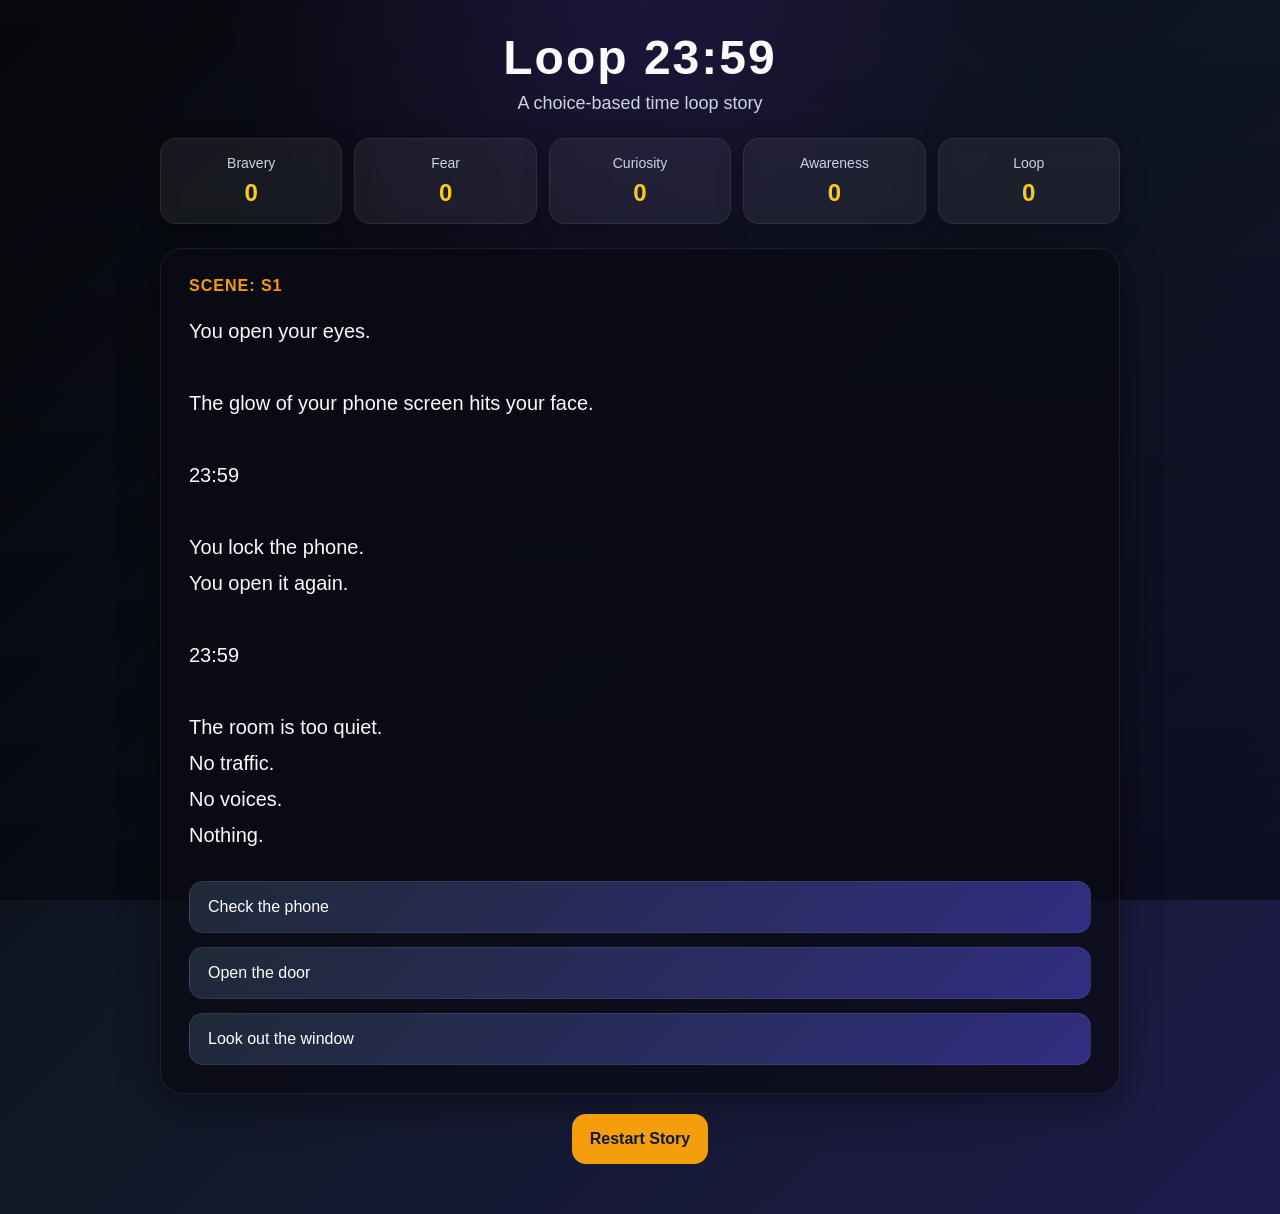
<file: 23_59story/story.html>
<!DOCTYPE html>
<html lang="en">
<head>
  <meta charset="UTF-8" />
  <meta name="viewport" content="width=device-width, initial-scale=1.0" />
  <title>Loop 23:59</title>
  <link rel="stylesheet" href="story.css" />
</head>
<body>
  <div class="background-overlay"></div>

  <main class="story-app">
    <header class="story-header">
      <h1>Loop 23:59</h1>
      <p class="subtitle">A choice-based time loop story</p>
    </header>

    <section class="stats-panel">
      <div class="stat-box">
        <span class="stat-label">Bravery</span>
        <span id="bravery">0</span>
      </div>
      <div class="stat-box">
        <span class="stat-label">Fear</span>
        <span id="fear">0</span>
      </div>
      <div class="stat-box">
        <span class="stat-label">Curiosity</span>
        <span id="curiosity">0</span>
      </div>
      <div class="stat-box">
        <span class="stat-label">Awareness</span>
        <span id="awareness">0</span>
      </div>
      <div class="stat-box">
        <span class="stat-label">Loop</span>
        <span id="loopCount">0</span>
      </div>
    </section>

    <section class="story-card">
      <div class="scene-id" id="sceneId">SCENE: S1</div>
      <div class="story-text" id="storyText"></div>
      <div class="choices" id="choices"></div>
    </section>

    <section class="control-panel">
      <button id="restartBtn" class="secondary-btn">Restart Story</button>
    </section>
  </main>

  <script src="story.js"></script>
</body>
</html>
</file>
<file: 23_59story/story.css>
* {
  margin: 0;
  padding: 0;
  box-sizing: border-box;
}

body {
  font-family: Arial, sans-serif;
  min-height: 100vh;
  color: #ffffff;
  background:
    radial-gradient(circle at top, rgba(124, 58, 237, 0.18), transparent 30%),
    linear-gradient(135deg, #09090f, #111827, #1e1b4b);
  overflow-x: hidden;
}

.background-overlay {
  position: fixed;
  inset: 0;
  background: linear-gradient(to bottom, rgba(0,0,0,0.1), rgba(0,0,0,0.45));
  pointer-events: none;
}

.story-app {
  position: relative;
  z-index: 1;
  width: 100%;
  max-width: 1000px;
  margin: 0 auto;
  padding: 30px 20px 50px;
}

.story-header {
  text-align: center;
  margin-bottom: 24px;
}

.story-header h1 {
  font-size: 48px;
  letter-spacing: 2px;
  margin-bottom: 8px;
  color: #f8fafc;
}

.subtitle {
  color: #cbd5e1;
  font-size: 18px;
}

.stats-panel {
  display: grid;
  grid-template-columns: repeat(auto-fit, minmax(140px, 1fr));
  gap: 12px;
  margin-bottom: 24px;
}

.stat-box {
  background: rgba(255, 255, 255, 0.06);
  border: 1px solid rgba(255, 255, 255, 0.08);
  backdrop-filter: blur(8px);
  border-radius: 16px;
  padding: 16px;
  text-align: center;
  box-shadow: 0 6px 24px rgba(0, 0, 0, 0.25);
}

.stat-label {
  display: block;
  font-size: 14px;
  color: #cbd5e1;
  margin-bottom: 8px;
}

.stat-box span:last-child {
  font-size: 24px;
  font-weight: bold;
  color: #facc15;
}

.story-card {
  background: rgba(10, 10, 20, 0.72);
  border: 1px solid rgba(255, 255, 255, 0.08);
  border-radius: 22px;
  padding: 28px;
  min-height: 420px;
  box-shadow: 0 10px 40px rgba(0, 0, 0, 0.4);
}

.scene-id {
  color: #f59e0b;
  font-weight: bold;
  margin-bottom: 18px;
  letter-spacing: 1px;
}

.story-text {
  font-size: 20px;
  line-height: 1.8;
  color: #f8fafc;
  white-space: pre-line;
  margin-bottom: 28px;
  min-height: 180px;
}

.choices {
  display: flex;
  flex-direction: column;
  gap: 14px;
}

.choice-btn,
.secondary-btn {
  border: none;
  border-radius: 14px;
  padding: 16px 18px;
  font-size: 16px;
  cursor: pointer;
  transition: 0.25s ease;
}

.choice-btn {
  text-align: left;
  background: linear-gradient(135deg, #1f2937, #312e81);
  color: #ffffff;
  border: 1px solid rgba(255,255,255,0.08);
}

.choice-btn:hover {
  transform: translateY(-2px);
  background: linear-gradient(135deg, #374151, #4338ca);
}

.control-panel {
  display: flex;
  justify-content: center;
  margin-top: 20px;
}

.secondary-btn {
  background: #f59e0b;
  color: #111827;
  font-weight: bold;
}

.secondary-btn:hover {
  transform: translateY(-2px);
  background: #fbbf24;
}

.ending-title {
  font-size: 30px;
  margin-bottom: 14px;
  color: #f43f5e;
}

.ending-sub {
  color: #cbd5e1;
  margin-top: 10px;
  font-size: 15px;
}

@media (max-width: 768px) {
  .story-header h1 {
    font-size: 34px;
  }

  .story-text {
    font-size: 17px;
  }

  .story-card {
    padding: 20px;
  }
}
</file>
